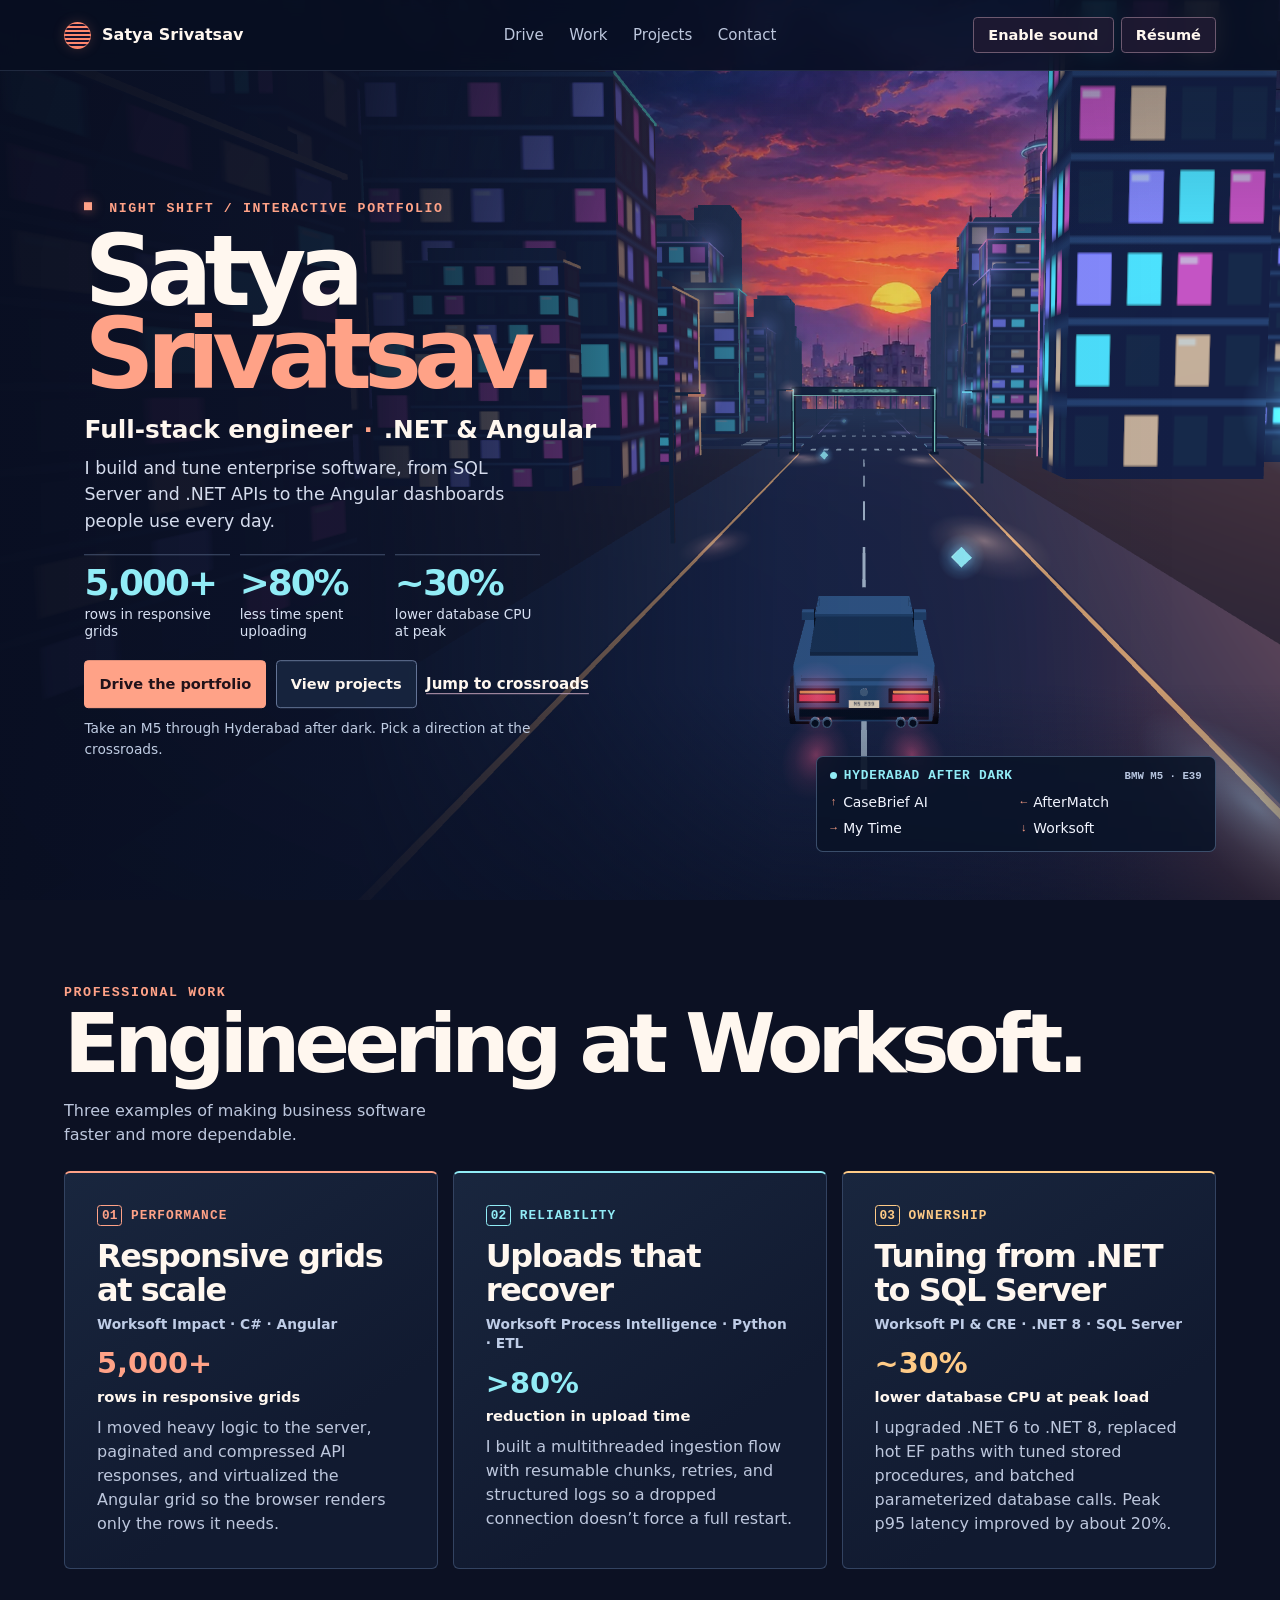
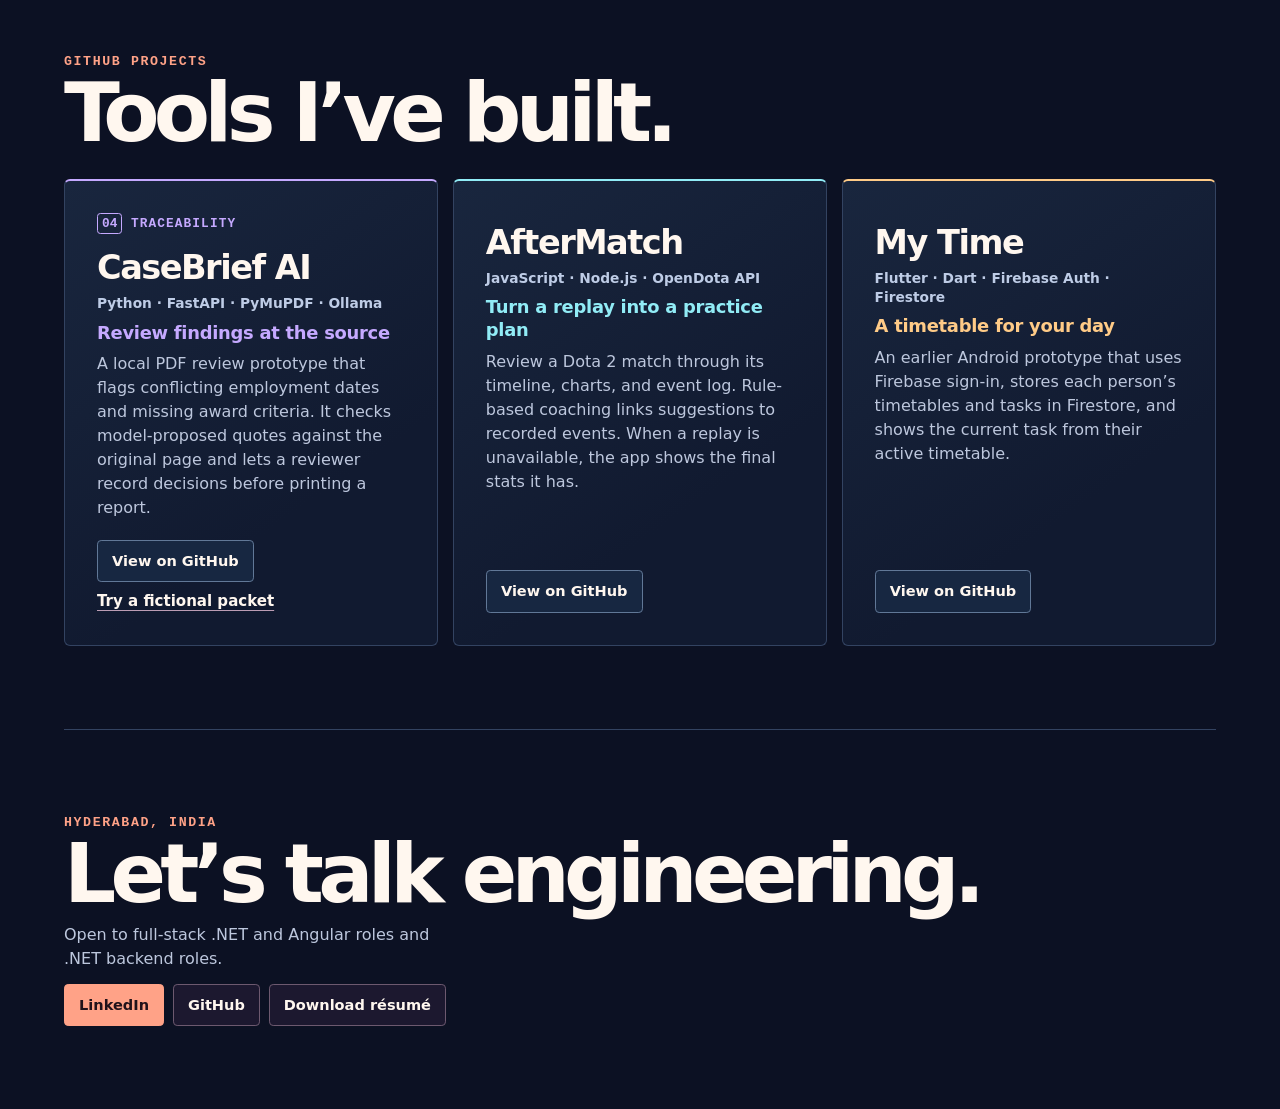
<file: night-shift/index.html>
<!doctype html>
<html lang="en">
<head>
  <meta charset="utf-8">
  <meta name="viewport" content="width=device-width, initial-scale=1">
  <meta name="color-scheme" content="dark">
  <meta name="theme-color" content="#100e1e">
  <meta name="description" content="Drive a short night route through the engineering portfolio of Satya Srivatsav, a .NET and Angular engineer in Hyderabad.">
  <title>Night Shift · Satya Srivatsav</title>
  <link rel="icon" href="assets/mark.svg" type="image/svg+xml">
  <link rel="stylesheet" href="styles.css?v=7">
  <script src="trace.js?v=7" defer></script>
  <script src="soundtrack.js?v=3" defer></script>
</head>
<body>
  <a class="skip" href="#work">Skip to engineering work</a>
  <header class="top">
    <a class="brand" href="#drive"><span class="brand-mark" aria-hidden="true"></span>Satya Srivatsav</a>
    <nav aria-label="Main navigation"><a href="#drive">Drive</a><a href="#work">Work</a><a href="#projects">Projects</a><a href="#contact">Contact</a></nav>
    <div class="top-actions">
      <button class="button music-toggle" id="music-toggle" type="button" aria-label="Sound" aria-pressed="false" hidden>Enable sound</button>
      <a class="button resume" href="assets/Satya_Srivatsav_Resume.pdf" target="_blank" rel="noopener">Résumé</a>
    </div>
  </header>

  <main>
    <section class="drive" id="drive" tabindex="-1" aria-labelledby="drive-title" data-state="intro">
      <canvas id="scene" aria-hidden="true"></canvas>
      <canvas class="scene-3d" id="scene-3d" aria-hidden="true"></canvas>
      <div class="vignette" aria-hidden="true"></div>
      <div class="intro" id="intro">
        <p class="eyebrow"><span></span> NIGHT SHIFT / INTERACTIVE PORTFOLIO</p>
        <h1 id="drive-title">Satya<br><em>Srivatsav.</em></h1>
        <p class="hero-role">Full-stack engineer <span>·</span> .NET &amp; Angular</p>
        <p class="tagline">I build and tune enterprise software, from SQL Server and .NET APIs to the Angular dashboards people use every day.</p>
        <dl class="hero-results" aria-label="Engineering outcomes at Worksoft">
          <div><dt>5,000+</dt><dd>rows in responsive grids</dd></div>
          <div><dt>&gt;80%</dt><dd>less time spent uploading</dd></div>
          <div><dt>~30%</dt><dd>lower database CPU at peak</dd></div>
        </dl>
        <div class="intro-actions">
          <button id="start" class="button primary" type="button">Drive the portfolio</button>
          <a href="#projects" class="button hero-secondary">View projects</a>
          <button id="jump-to-junction" class="plain-link" type="button" hidden>Jump to crossroads</button>
        </div>
        <p class="accent">Take an M5 through Hyderabad after dark. Pick a direction at the crossroads.</p>
      </div>
      <div class="road-legend" aria-label="Destinations">
        <p class="legend-title"><span aria-hidden="true"></span> HYDERABAD AFTER DARK <small>BMW M5 · E39</small></p>
        <ul class="route-stops">
          <li><a href="#evidence"><span aria-hidden="true">↑</span>CaseBrief AI</a></li>
          <li><a href="#aftermatch"><span aria-hidden="true">←</span>AfterMatch</a></li>
          <li><a href="#my-time"><span aria-hidden="true">→</span>My Time</a></li>
          <li><a href="#work"><span aria-hidden="true">↓</span>Worksoft</a></li>
        </ul>
      </div>
      <div class="hud" aria-label="Route status">
        <div class="hud-heading"><span><b>BMW M5 · E39</b><small id="hud-next">NEXT / CROSSROADS</small></span><div class="hud-actions"><button type="button" id="cruise" class="button" aria-pressed="false" title="Hold a steady speed while you steer">Cruise</button><button type="button" id="open-map" class="button" title="Return to the crossroads (Escape)">Map</button><button type="button" id="restart" class="button" title="Restart the drive (R)">Restart</button></div></div>
        <div class="route-line" aria-hidden="true"><div id="route-fill"></div></div>
        <div class="hud-data"><span><span id="route-text">0 / 4 stops visited</span><small id="spark-count">0/8 sparks</small></span><span id="speed">00 <small>KM/H</small></span></div>
      </div>
      <section class="junction" id="junction" aria-labelledby="junction-title" hidden>
        <h2 id="junction-title" tabindex="-1">Pick a direction.</h2>
        <p>Use the arrow keys or choose a destination.</p>
        <div class="junction-map">
          <button type="button" data-route="north"><span aria-hidden="true">↑</span><strong>CaseBrief AI</strong><small class="route-visited" hidden>Visited</small></button>
          <button type="button" data-route="west"><span aria-hidden="true">←</span><strong>AfterMatch</strong><small class="route-visited" hidden>Visited</small></button>
          <div class="junction-center" aria-hidden="true"><i></i><i></i><i></i><i></i></div>
          <button type="button" data-route="east"><span aria-hidden="true">→</span><strong>My Time</strong><small class="route-visited" hidden>Visited</small></button>
          <button type="button" data-route="south"><span aria-hidden="true">↓</span><strong>Worksoft</strong><small class="route-visited" hidden>Visited</small></button>
        </div>
      </section>
      <aside class="arrival" id="arrival" aria-labelledby="arrival-title" hidden>
        <p id="arrival-kicker" class="eyebrow"></p>
        <h2 id="arrival-title" tabindex="-1"></h2>
        <p id="arrival-result" class="arrival-result"></p>
        <p id="arrival-detail" class="arrival-detail"></p>
        <div class="arrival-actions"><a id="arrival-link" href="#work" class="plain-link">See the project</a><a id="arrival-code" class="plain-link" hidden>View code</a><button type="button" id="back-to-junction" class="button">Back to crossroads</button></div>
      </aside>
      <p id="guide" class="guide"><span><kbd>A</kbd> <kbd>D</kbd> Steer</span><span><kbd>W</kbd> Accelerate</span><span><kbd>S</kbd> Brake</span><span><kbd>Shift</kbd> Boost</span></p>
      <div class="touch" aria-label="Touch driving controls">
        <div><button type="button" data-drive="left" aria-label="Steer left">‹</button><button type="button" data-drive="right" aria-label="Steer right">›</button></div>
        <div><button type="button" data-drive="brake" aria-label="Brake">−</button><button type="button" data-drive="go" aria-label="Accelerate">↑</button><button type="button" data-drive="boost" class="touch-boost" aria-label="Boost">Boost</button></div>
      </div>
      <noscript><p class="script-note">The drive needs JavaScript. <a href="#work">You can still view the portfolio below.</a></p></noscript>
    </section>

    <section class="work shell" id="work" aria-labelledby="work-title">
      <div class="section-head"><div><p class="eyebrow">PROFESSIONAL WORK</p><h2 id="work-title">Engineering at Worksoft.</h2></div><p>Three examples of making business software faster and more dependable.</p></div>
      <div class="projects work-grid">
        <article id="performance" class="project" data-stop="performance">
          <p class="project-stop"><span>01</span> PERFORMANCE</p>
          <h3>Responsive grids at scale</h3>
          <p class="project-meta">Worksoft Impact · C# · Angular</p>
          <p class="stat">5,000+ <small>rows in responsive grids</small></p>
          <p>I moved heavy logic to the server, paginated and compressed API responses, and virtualized the Angular grid so the browser renders only the rows it needs.</p>
        </article>
        <article id="reliability" class="project" data-stop="reliability">
          <p class="project-stop"><span>02</span> RELIABILITY</p>
          <h3>Uploads that recover</h3>
          <p class="project-meta">Worksoft Process Intelligence · Python · ETL</p>
          <p class="stat">&gt;80% <small>reduction in upload time</small></p>
          <p>I built a multithreaded ingestion flow with resumable chunks, retries, and structured logs so a dropped connection doesn’t force a full restart.</p>
        </article>
        <article id="ownership" class="project" data-stop="ownership">
          <p class="project-stop"><span>03</span> OWNERSHIP</p>
          <h3>Tuning from .NET to SQL Server</h3>
          <p class="project-meta">Worksoft PI &amp; CRE · .NET 8 · SQL Server</p>
          <p class="stat">~30% <small>lower database CPU at peak load</small></p>
          <p>I upgraded .NET 6 to .NET 8, replaced hot EF paths with tuned stored procedures, and batched parameterized database calls. Peak p95 latency improved by about 20%.</p>
        </article>
      </div>
    </section>

    <section class="shell repo-section" id="projects" aria-labelledby="repo-title">
      <div class="section-head">
        <div><p class="eyebrow">GITHUB PROJECTS</p><h2 id="repo-title">Tools I’ve built.</h2></div>
      </div>
      <div class="projects repo-grid">
        <article id="evidence" class="project repo-card" data-stop="evidence">
          <p class="project-stop"><span>04</span> TRACEABILITY</p>
          <h3>CaseBrief AI</h3>
          <p class="project-meta">Python · FastAPI · PyMuPDF · Ollama</p>
          <p class="stat">Review findings at the source</p>
          <p>A local PDF review prototype that flags conflicting employment dates and missing award criteria. It checks model-proposed quotes against the original page and lets a reviewer record decisions before printing a report.</p>
          <div class="repo-actions">
            <a class="button" href="https://github.com/sathya991/CaseBrief-AI" aria-label="View CaseBrief AI on GitHub">View on GitHub</a>
            <button type="button" class="plain-link" id="sample-open">Try a fictional packet</button>
          </div>
        </article>
        <article id="aftermatch" class="project repo-card" data-stop="reliability">
          <h3>AfterMatch</h3>
          <p class="project-meta">JavaScript · Node.js · OpenDota API</p>
          <p class="stat">Turn a replay into a practice plan</p>
          <p>Review a Dota 2 match through its timeline, charts, and event log. Rule-based coaching links suggestions to recorded events. When a replay is unavailable, the app shows the final stats it has.</p>
          <div class="repo-actions"><a class="button" href="https://github.com/sathya991/AfterMatch" aria-label="View AfterMatch on GitHub">View on GitHub</a></div>
        </article>
        <article id="my-time" class="project repo-card" data-stop="ownership">
          <h3>My Time</h3>
          <p class="project-meta">Flutter · Dart · Firebase Auth · Firestore</p>
          <p class="stat">A timetable for your day</p>
          <p>An earlier Android prototype that uses Firebase sign-in, stores each person’s timetables and tasks in Firestore, and shows the current task from their active timetable.</p>
          <div class="repo-actions"><a class="button" href="https://github.com/sathya991/My-Time" aria-label="View My Time on GitHub">View on GitHub</a></div>
        </article>
      </div>
    </section>

    <section class="shell contact" id="contact">
      <div><p class="eyebrow">HYDERABAD, INDIA</p><h2>Let’s talk engineering.</h2><p>Open to full-stack .NET and Angular roles and .NET backend roles.</p></div>
      <div class="contact-actions"><a class="button primary" href="https://www.linkedin.com/in/satya991/" target="_blank" rel="noopener noreferrer">LinkedIn</a><a class="button" href="https://github.com/sathya991" target="_blank" rel="noopener noreferrer">GitHub</a><a class="button" href="assets/Satya_Srivatsav_Resume.pdf" download>Download résumé</a></div>
    </section>
  </main>
  <dialog id="sample" aria-labelledby="sample-title">
    <div class="dialog-head"><h2 id="sample-title">CaseBrief AI</h2><form method="dialog"><button class="button" type="submit">Close</button></form></div>
    <p>Which finding in this fictional packet needs follow-up?</p>
    <div class="sample-options"><button class="button" type="button" data-fact="date">Start date</button><button class="button" type="button" data-fact="title">Job title</button><button class="button" type="button" data-fact="hours">Weekly hours</button></div>
    <p id="sample-result" aria-live="polite">Pick a finding to see its source.</p>
  </dialog>
</body>
</html>
</file>
<file: night-shift/styles.css>
:root {
  color-scheme:dark; --dark:#100e1e; --panel:#171428; --ink:#fff6eb; --muted:#c6b9cf; --coral:#ff876d; --cyan:#79e2ec; --line:#433553;
  --sans:"Avenir Next", "Segoe UI", system-ui, sans-serif; --mono:"SFMono-Regular", Consolas, "Liberation Mono", monospace;
  color:var(--ink); font-family:var(--sans); background:var(--dark); scroll-behavior:smooth;
}
* {box-sizing:border-box}
[hidden] {display:none!important}
body,h1,h2,h3,p {margin:0}
body {line-height:1.5}
a {color:inherit;text-decoration:none}
button {font:inherit;color:inherit;cursor:pointer}
:focus-visible {outline:2px solid var(--cyan);outline-offset:4px}
::selection {background:var(--coral);color:var(--dark)}
[id] {scroll-margin-top:1rem}
.shell {width:min(74rem, calc(100% - clamp(2rem,10vw,8rem)));margin-inline:auto}
.skip {position:fixed;top:1rem;left:1rem;z-index:12;transform:translateY(-160%);padding:.5rem .8rem;background:var(--ink);color:var(--dark)}
.skip:focus {transform:none}

.top {position:absolute;z-index:4;left:0;right:0;top:0;min-height:4.45rem;display:grid;grid-template-columns:1fr auto 1fr;align-items:center;gap:.85rem;padding-inline:clamp(1rem,5vw,5rem);background:#0e0c1bba;border-bottom:1px solid #7b637c4c;backdrop-filter:blur(11px)}
.brand {display:flex;align-items:center;gap:.68rem;justify-self:start;font-weight:750}
.brand-mark {width:1.7rem;height:1.7rem;border:1px solid #ff876d9e;border-radius:50%;background:repeating-linear-gradient(0deg,#ff876d 0 2px,#13102d 2px 4px);box-shadow:0 0 .8rem #ff876d30}
.top nav {display:flex;gap:clamp(.65rem,2vw,1.8rem)}
.top nav a {font-size:.94rem;color:var(--muted)}
.top nav a:hover,.plain-link:hover {color:var(--cyan)}
.button {display:inline-flex;align-items:center;justify-content:center;gap:.62rem;min-height:2.65rem;padding:.54rem .88rem;border:1px solid #6d596f;background:#1f1932d9;color:var(--ink);font-weight:730;font-size:.91rem;border-radius:.26rem;text-align:center}
.button:hover {background:#342547;border-color:#c394b5}
.button.primary {color:#24151e;background:var(--coral);border-color:var(--coral)}
.button.primary:hover {background:#ffa899}
.resume {justify-self:end;min-height:2.25rem;padding-block:.32rem}
.plain-link {border:0;background:none;color:var(--ink);font-weight:650;font-size:.94rem;padding:0;text-decoration:underline;text-underline-offset:.28rem;text-decoration-color:#bc9db4}

.drive {min-height:42rem;height:100svh;position:relative;overflow:hidden;isolation:isolate;background:radial-gradient(circle at 65% 35%,#9a465a,#1c1739 52%,#100e1e 80%)}
.drive::before {content:"";position:absolute;inset:0 0 27%;z-index:-2;background:url("assets/night-city.webp?v=2") center 55% / cover no-repeat;opacity:.92}
#scene {position:absolute;inset:0;width:100%;height:100%;z-index:-1}
.vignette {position:absolute;inset:0;pointer-events:none;background:linear-gradient(90deg,#100d20e8 0%,#100d20b3 24%,#100d2000 64%),linear-gradient(180deg,#100e1e70,transparent 24%,transparent 79%,#100e1ebf);transition:opacity .55s}
.intro {position:absolute;z-index:1;left:clamp(1rem,6.6vw,7rem);top:50%;transform:translateY(-53%);width:min(31rem,calc(100% - 2rem));transition:opacity .26s,visibility .26s}
.drive:not([data-state=intro]) .intro {opacity:0;visibility:hidden;pointer-events:none}
.eyebrow {font:700 .83rem/1.45 var(--mono);letter-spacing:.12em;color:var(--coral)}
.eyebrow>span {display:inline-block;width:.5rem;height:.5rem;background:var(--coral);box-shadow:0 0 .7rem #ff876d85;margin-right:.45rem;vertical-align:.08rem}
.intro h1 {font:850 clamp(5.4rem,13vw,13rem)/.72 var(--sans);letter-spacing:-.104em;text-transform:uppercase;margin:.18em 0 .16em}
.intro h1 em {color:var(--coral);font-style:normal}
.tagline {color:#f0dce8;max-width:22rem;font-size:clamp(1.01rem,1.6vw,1.23rem)}
.intro-actions {display:flex;align-items:center;flex-wrap:wrap;gap:.75rem 1rem;margin-top:1.3rem}
.intro-actions .button {min-height:3rem}
kbd {display:inline-block;font:650 .72rem var(--mono);border:1px solid #544053;background:#17122488;color:#f0e2ec;border-radius:.17rem;padding:.13rem .24rem;line-height:1.15}
.primary kbd {color:#2e1721;border-color:#743846;background:#ffb19f}
.accent {color:#cbb8cb;font-size:.86rem;margin-top:1.06rem}
.accent span {color:var(--coral);margin-inline:.28rem}

.hud {position:absolute;top:6rem;right:clamp(1rem,5.1vw,5rem);width:min(20rem,calc(100% - 2rem));border:1px solid #8f66916e;padding:.72rem .85rem;background:#120e24e8;border-radius:.35rem;box-shadow:0 .5rem 2.4rem #0a07127d}
.hud-heading,.hud-data {display:flex;justify-content:space-between;align-items:center;gap:.7rem}
.hud-heading b {font:750 .9rem var(--mono);letter-spacing:.09em}
.hud-heading small,.hud-data small {display:block;font:620 .7rem var(--mono);color:var(--muted);letter-spacing:.025em}
.hud button {min-height:2rem;font-size:.78rem;padding:.3rem .48rem}
.hud-data {margin-top:.45rem;color:#d6bfd7;font:630 .78rem var(--mono)}
#speed {font-size:1.16rem;color:var(--cyan);white-space:nowrap}
.hud-data small {display:inline;color:var(--cyan)}
.route-line {position:relative;background:#42304d;height:.25rem;margin-top:.72rem;border-radius:.2rem}
.route-line>div {width:0%;height:100%;background:var(--coral);border-radius:.2rem}
.drive[data-state=intro] .hud,.drive[data-state=intro] .touch,.drive[data-state=intro] .guide {visibility:hidden}
.arrival {position:absolute;left:clamp(1rem,6.6vw,7rem);top:clamp(6rem,22%,13rem);width:min(23rem,calc(100% - 2rem));padding:1rem 1.05rem;background:#160f26ed;border:1px solid #80557b;border-left:3px solid var(--coral);border-radius:.28rem;box-shadow:0 .65rem 2.6rem #10081b84}
.arrival h2 {font-size:clamp(1.5rem,3vw,2.1rem);line-height:1.1;letter-spacing:-.04em;margin-top:.25rem}
.arrival p:not(.eyebrow) {color:var(--muted);margin-block:.36rem .58rem;font-size:.94rem}
.guide {position:absolute;bottom:1.2rem;left:50%;transform:translateX(-50%);display:flex;gap:.28rem;align-items:center;background:#140e24d9;border:1px solid #5f4865;padding:.55rem .69rem;border-radius:.3rem;white-space:nowrap;color:#dec8e0;font-size:.81rem}
.guide span {margin-inline:.25rem}
.touch {display:none;position:absolute;left:1rem;right:1rem;bottom:max(.85rem,env(safe-area-inset-bottom));justify-content:space-between;pointer-events:none}
.touch>div {display:flex;gap:.45rem}
.touch button {pointer-events:auto;touch-action:none;user-select:none;min-width:3rem;height:3rem;background:#241936ed;border:1px solid #a6809e;border-radius:.37rem;font-size:1.15rem}
.touch button[data-driving=true] {background:var(--coral);color:#231229}
.script-note {position:absolute;bottom:1rem;left:1rem;background:#1e172d;padding:.7rem}

.work,.contact {padding-block:clamp(2.8rem,6.5vw,6rem)}
.section-head,.contact {display:flex;justify-content:space-between;align-items:end;flex-wrap:wrap;gap:.8rem 1rem}
.section-head h2,.contact h2 {font-size:clamp(2.45rem,6.4vw,5.2rem);letter-spacing:-.07em;line-height:1.02}
.section-head p:not(.eyebrow),.contact p:not(.eyebrow) {max-width:25rem;color:var(--muted)}
.projects {display:grid;grid-template-columns:repeat(2,minmax(0,1fr));gap:.9rem;margin-top:1.5rem}
.project {padding:clamp(1rem,2.8vw,1.8rem);border:1px solid var(--line);border-radius:.38rem;background:linear-gradient(144deg,#201931,#151225)}
.project-meta {display:flex;gap:.6rem;justify-content:space-between;flex-wrap:wrap;color:var(--coral);font:650 .78rem var(--mono)}
.project-meta span+span {color:var(--cyan)}
.project h3 {margin:.55rem 0 .45rem;font-size:clamp(1.45rem,3vw,2rem);letter-spacing:-.045em;line-height:1.08}
.project p:not(.stat) {color:var(--muted)}
.stat {font-size:1.8rem;color:var(--coral);font-weight:760;margin-block:.5rem}
.stat small {display:block;font-size:.96rem;color:var(--ink);font-weight:600}
.project button {margin-top:.8rem}
.contact {border-top:1px solid var(--line)}
.contact h2 {margin-bottom:.45rem}
.contact-actions,.sample-options {display:flex;flex-wrap:wrap;gap:.55rem}
dialog {width:min(34rem,calc(100% - 2rem));background:var(--panel);color:var(--ink);border:1px solid #8b668c;border-radius:.4rem;padding:1.2rem}
dialog::backdrop {background:#100b1ccd}
.dialog-head {display:flex;justify-content:space-between;align-items:center;margin-bottom:.6rem}
.sample-options {margin-block:.8rem}
#sample-result {background:var(--dark);padding:.7rem;border-left:2px solid var(--cyan);color:var(--muted)}
@media(max-width:52rem) {
  .drive {min-height:37rem}
  .intro h1 {font-size:clamp(5.3rem,16vw,9rem)}
  .drive::before {background-position:63% 55%}
  .hud {width:15rem}
  .arrival {top:7rem;max-width:calc(100% - 18rem)}
}
@media(max-width:39rem) {
  .top {min-height:3.65rem;gap:.55rem;grid-template-columns:1fr auto auto}
  .top nav {gap:.6rem}
  .top nav a {font-size:.78rem}
  .top nav a:last-child {display:none}
  .brand {font-size:.82rem;gap:.34rem}
  .brand-mark {width:1.15rem;height:1.15rem}
  .resume {font-size:.78rem;padding-inline:.43rem}
  .intro {top:39%;transform:translateY(-39%)}
  .intro h1 {font-size:clamp(5rem,17.8vw,7rem)}
  .projects {grid-template-columns:1fr}
  .hud {top:4.2rem;right:1rem;width:13rem;padding:.44rem .57rem}
  .hud-heading b {font-size:.77rem}
  .arrival {top:9.45rem;max-width:none;width:min(19rem,calc(100% - 2rem));padding:.63rem .72rem}
  .arrival p:not(.eyebrow) {font-size:.86rem}
}
@media(pointer:coarse),(max-width:45rem) {
  .touch {display:flex}
  .guide {display:none}
}
@media(prefers-reduced-motion:reduce) {
  *,*::before,*::after {scroll-behavior:auto!important;transition:none!important}
}
.hud-data #spark-count {display:block;margin-top:.23rem;color:var(--muted)}
.drive:is([data-state=junction],[data-state=turning],[data-state=parked]) :is(.touch,.guide) {visibility:hidden}
.drive:focus {outline:none}
.hud-actions {display:flex;gap:.3rem}
#cruise[aria-pressed=true] {background:var(--cyan);border-color:var(--cyan);color:#171025}
#cruise:disabled {opacity:.45;cursor:default}
@media(max-width:39rem) {
  .hud {width:16rem}
  .hud-heading b {font-size:.72rem}
  .hud button {font-size:.74rem;padding-inline:.36rem}
}

/* The portfolio identity and work outcomes stay readable over the animated scene. */
:root {
  --dark:#0c1123;
  --panel:#141d34;
  --ink:#fff7ef;
  --muted:#bdc7dd;
  --coral:#ffa287;
  --cyan:#91ecf6;
  --line:#334361;
}
.top {
  background:#080e21de;
  border-color:#65759445;
}
.drive {
  min-height:47rem;
  background:radial-gradient(circle at 72% 37%,#674957,#203457 48%,#10152b 85%);
}
.drive::before {
  inset:0 0 24%;
  background-image:url("assets/night-city.webp?v=2");
  background-position:center 55%;
  opacity:1;
}
.vignette {
  background:linear-gradient(90deg,#090f22fa 0%,#0b1228ed 28%,#0b1228a6 44%,#0b122826 61%,transparent 92%),
    linear-gradient(180deg,#090f2256,transparent 28%,transparent 76%,#090f229e);
}
.drive:not([data-state=intro]) .vignette {opacity:.40}
.intro {
  top:49.5%;
  width:min(32rem,calc(100% - 2rem));
  transform:translateY(-44%);
}
.intro h1 {
  font-size:clamp(4rem,7.6vw,8.05rem);
  line-height:.85;
  letter-spacing:-.081em;
  text-transform:none;
  margin:.14em 0 .18em;
}
.hero-role {font-size:clamp(1.14rem,2vw,1.55rem);font-weight:720;line-height:1.28}
.hero-role span {margin-inline:.14rem;color:var(--coral)}
.tagline {color:#d5dced;max-width:29rem;margin-top:.55rem;line-height:1.53;font-size:clamp(1rem,1.36vw,1.12rem)}
.hero-results {
  display:grid;
  grid-template-columns:repeat(3,minmax(0,1fr));
  gap:.6rem;
  margin:1.2rem 0 0;
  max-width:28.5rem;
}
.hero-results div {min-width:0;border-top:1px solid #65799999;padding:.55rem .2rem .15rem 0}
.hero-results dt {font-size:clamp(1.45rem,2.8vw,2.35rem);letter-spacing:-.055em;font-weight:800;line-height:1.04;color:var(--cyan)}
.hero-results dd {margin:.32rem 0 0;color:#d8e1f3;font-size:.85rem;line-height:1.25}
.intro-actions {margin-top:1.12rem;gap:.58rem}
.hero-secondary {background:#182640df;border-color:#647496}
.button.primary {color:#21121a}
.accent {color:#bfcce2;margin-top:.62rem;font-size:.86rem}
.road-legend {
  position:absolute;
  right:clamp(1rem,5vw,5rem);
  bottom:clamp(1rem,4vw,3rem);
  width:min(25rem,36vw);
  padding:.7rem .83rem .76rem;
  border:1px solid #617a9e90;
  border-radius:.42rem;
  background:#0b1428e6;
}
.drive:not([data-state=intro]) .road-legend {display:none}
.legend-title {display:flex;align-items:center;gap:.4rem;color:var(--cyan);font:700 .8rem var(--mono);letter-spacing:.06em}
.legend-title>span {height:.45rem;width:.45rem;border-radius:50%;background:var(--cyan)}
.legend-title small {margin-left:auto;color:#b8c6e0;font:600 .67rem var(--mono);letter-spacing:0}
.route-stops {display:grid;grid-template-columns:repeat(2,1fr);gap:.34rem .55rem;list-style:none;padding:0;margin:.54rem 0 0}
.route-stops a {display:flex;align-items:center;gap:.39rem;color:#f2f5ff;font-size:.87rem}
.route-stops a:hover {color:var(--cyan)}
.route-stops a span {color:var(--coral);font:650 .69rem var(--mono)}

.hud,.arrival,.guide {background:#0c162bef;border-color:#5c79a39a}
.hud {width:min(20rem,calc(100% - 2rem))}
.hud-heading small {margin-top:.15rem;color:#cbd9f1}
.hud button {min-height:2.25rem;background:#172741;border-color:#5c7099}
.hud button:hover {background:#243957}
.arrival {
  width:min(25rem,calc(100% - 2rem));
  padding:1.18rem 1.2rem;
  border-left:3px solid var(--cyan);
  box-shadow:0 .65rem 2rem #060a1a9c;
}
.arrival .arrival-result {margin:.62rem 0 .3rem;color:var(--cyan);font-weight:770;font-size:1.06rem;line-height:1.28}
.arrival .arrival-detail {color:#d3ddf0;line-height:1.5;margin:.35rem 0 .75rem}
.guide {gap:.65rem;padding:.61rem .78rem;color:#e1e9f8;font-size:.87rem}
.guide span {margin:0}
kbd {background:#192741;border-color:#536b8d}
.touch button {background:#192843ef;border-color:#758db5}
.touch button[data-driving=true] {background:var(--coral);color:#201018}
.project {
  --stop-color:var(--coral);
  background:linear-gradient(145deg,#19263e,#111a30 68%);
  border-top:2px solid var(--stop-color);
  padding:clamp(1.16rem,3vw,2rem);
}
.project[data-stop=reliability] {--stop-color:#91ecf6}
.project[data-stop=ownership] {--stop-color:#ffcb87}
.project[data-stop=evidence] {--stop-color:#c5a9ff}
.project-stop {display:flex;align-items:center;gap:.54rem;font:750 .8rem var(--mono);letter-spacing:.085em}
.project p.project-stop {color:var(--stop-color)}
.project-stop span {border:1px solid currentColor;border-radius:.21rem;padding:.14rem .25rem;letter-spacing:0}
.project h3 {margin:.77rem 0 .47rem}
.project p.project-meta {font:620 .86rem/1.4 var(--sans);color:#becce6}
.project .stat {color:var(--stop-color)}
.project .stat small {font-size:.92rem}

@media(max-width:55rem) {
  .intro {width:min(27rem,calc(100% - 2rem))}
  .intro h1 {font-size:clamp(4rem,9.3vw,6.1rem)}
  .drive::before {background-position:64% center}
  .road-legend {width:min(22rem,42vw)}
}
@media(max-width:44rem) {
  .drive {min-height:48rem}
  .intro {top:5.45rem;transform:none}
  .vignette {background:linear-gradient(180deg,#0b1125e8 5%,#0b1125c7 43%,#0b112551 60%,transparent 85%)}
  .intro h1 {font-size:clamp(3.45rem,13vw,5.55rem)}
  .hero-results {gap:.45rem;margin-top:.86rem}
  .hero-results dd {font-size:.82rem}
  .road-legend {display:none}
  .arrival {top:10rem;width:min(23rem,calc(100% - 2rem));max-width:none;padding:.76rem .88rem}
  .arrival h2 {font-size:1.51rem}
  .arrival .arrival-result {font-size:1rem}
}
@media(max-width:35rem) {
  .tagline {max-width:23rem;font-size:.98rem}
  .intro-actions {margin-top:.86rem}
  .intro-actions .button {min-height:2.78rem}
  .hero-role {font-size:1.03rem}
  .hero-results {max-width:24rem}
  .hero-results dt {font-size:1.67rem}
  .accent {max-width:24rem;font-size:.79rem}
}
.arrival-actions {display:flex;align-items:center;flex-wrap:wrap;gap:.4rem .85rem}
.arrival-actions button {min-height:2rem;padding:.3rem .51rem;background:#192944;border-color:#60759c;font-size:.81rem}
.arrival-actions button:hover {background:#27395a}

.repo-section {padding-block:0 clamp(2.8rem,6.5vw,6rem)}
.repo-card {display:flex;flex-direction:column}
.repo-card h3 {font-size:clamp(1.6rem,2.8vw,2.1rem)}
.repo-card .stat {font-size:1.12rem;letter-spacing:-.015em;line-height:1.28}
.repo-card .project-stop {margin-bottom:.25rem}
.repo-actions {display:flex;flex-wrap:wrap;align-items:center;gap:.5rem .8rem;margin-top:auto;padding-top:1.2rem}
.repo-actions button {margin-top:0}
.repo-actions .button {background:#172741;border-color:#617897}
.repo-actions .button:hover {background:#233856;border-color:var(--cyan)}
@media(min-width:58rem) {
  .work-grid,.repo-grid {grid-template-columns:repeat(3,minmax(0,1fr))}
}
@media(max-width:24rem) {
  .top nav {gap:.4rem}
  .top nav a:first-child {display:none}
}

.top-actions {display:flex;align-items:center;justify-self:end;gap:.45rem}
.music-toggle {min-height:2.25rem;padding-block:.32rem;white-space:nowrap}
.music-toggle[aria-pressed="true"] {border-color:var(--cyan);color:var(--cyan);background:#152d43}
.scene-3d {position:absolute;inset:0;width:100%;height:100%;z-index:-1;visibility:hidden;pointer-events:none}
.drive[data-renderer="3d"] .scene-3d {visibility:visible}
.drive[data-renderer="3d"] #scene {visibility:hidden}
@media(max-width:39rem) {
  .top-actions {gap:.28rem}
  .music-toggle {font-size:.75rem;min-height:2.25rem;padding-inline:.36rem}
}
@media(max-width:29rem) {
  .top nav a:first-child {display:none}
}
@media(max-width:23rem) {
  .top nav a[href="#work"] {display:none}
}

.hud button:disabled {opacity:.48;cursor:default}
.junction {
  position:absolute;
  z-index:2;
  left:clamp(1rem,6.6vw,7rem);
  top:clamp(8rem,24%,14rem);
  width:min(23.2rem,calc(100% - 2rem));
  padding:1rem 1.05rem 1.1rem;
  border:1px solid #6a8da9;
  border-radius:.48rem;
  background:#0a1328f7;
  box-shadow:0 .65rem 2.2rem #05091ac9;
}
.junction h2 {font-size:clamp(1.46rem,2.8vw,2rem);line-height:1.12;letter-spacing:-.035em}
.junction p {font-size:.88rem;color:#d5e1f6;margin-top:.38rem}
.junction-map {
  display:grid;
  grid-template:". north ." "west center east" ". south ." / minmax(0,1fr) minmax(0,1fr) minmax(0,1fr);
  gap:.3rem;
  margin-top:.75rem;
  align-items:stretch;
}
.junction-map button {
  display:flex;
  flex-direction:column;
  align-items:center;
  justify-content:center;
  min-height:3rem;
  border:1px solid #587093;
  border-radius:.33rem;
  background:#13213a;
  color:#f3f6ff;
  padding:.3rem .18rem .38rem;
  font-size:.84rem;
  line-height:1.12;
}
.junction-map button span {color:var(--district);font:700 1.02rem/1 var(--mono);margin-bottom:.19rem}
.junction-map button:is(:hover,:focus-visible,.visited) {border-color:var(--district)}
.junction-map button:hover {background:#203350}
.junction-map [data-route=north] {grid-area:north;--district:#bda0ff}
.junction-map [data-route=west] {grid-area:west;--district:#68f4e3}
.junction-map [data-route=east] {grid-area:east;--district:#ff88c4}
.junction-map [data-route=south] {grid-area:south;--district:#ffc38d}
.junction-center {
  grid-area:center;
  display:grid;
  grid-template:1fr 1fr / 1fr 1fr;
  gap:.37rem;
  padding:.24rem 26%;
}
.junction-center i {border:1px solid #537193;border-radius:.15rem;background:#1c2d47}
@media(max-width:48rem) {
  .junction {top:9.8rem;padding:.76rem .83rem .83rem}
}

#jump-to-junction {padding-block:.38rem;min-height:2.65rem;text-align:left}
.hud {width:min(24rem,calc(100% - 2rem))}
.hud-heading > span {min-width:0}
.hud-heading small {color:#d0e3f7;white-space:normal}
.hud-actions {flex-shrink:0}
.hud .route-line {background:#293954}
.hud .route-line > div {background:var(--cyan)}
.junction-map button .route-visited {margin-top:.22rem;color:var(--district);font-size:.65rem}
.touch button.touch-boost {font-size:.8rem;padding-inline:.42rem}
#arrival-title:focus,#junction-title:focus {outline:none}
@media (pointer:coarse),(max-width:45rem) {
  .drive:not([data-state=intro]) {min-height:0}
}
@media(max-width:44rem) {
  .hud {top:4.35rem;padding:.5rem .6rem;width:min(24rem,calc(100% - 2rem))}
  .hud button {min-height:2.75rem;padding-inline:.46rem}
  .junction,.arrival {top:10.45rem}
  .arrival-actions button {min-height:2.75rem}
}
@media(max-width:39rem) {
  .intro-actions {gap:.45rem .65rem}
  #jump-to-junction {font-size:.84rem}
}
@media(max-height:36rem) and (max-width:48rem) {
  .junction,.arrival {max-height:calc(100% - 11.2rem);overflow:auto}
}
@media(max-height:32rem) and (min-width:39rem) {
  .hud {top:4.65rem}
  .junction,.arrival {top:4.85rem;max-height:calc(100% - 5.7rem);overflow:auto;width:min(23rem,43vw)}
}
</file>
